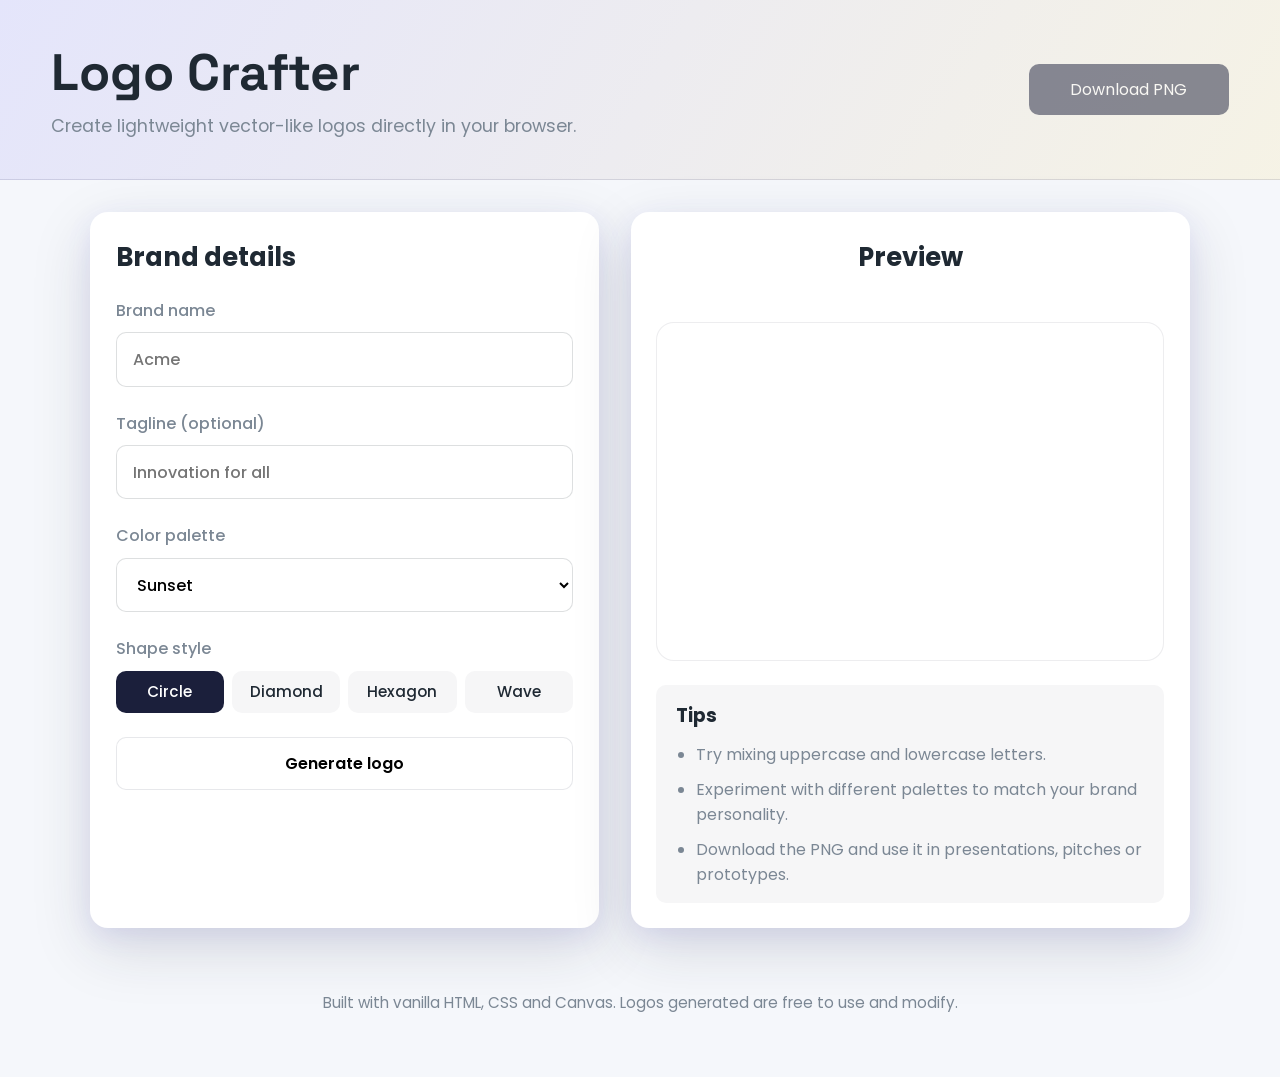
<file: index.html>
<!DOCTYPE html>
<html lang="en">
  <head>
    <meta charset="UTF-8" />
    <meta name="viewport" content="width=device-width, initial-scale=1.0" />
    <title>Logo Crafter</title>
    <link rel="preconnect" href="https://fonts.googleapis.com" />
    <link rel="preconnect" href="https://fonts.gstatic.com" crossorigin />
    <link
      href="https://fonts.googleapis.com/css2?family=Poppins:wght@400;600&family=Space+Grotesk:wght@400;600&display=swap"
      rel="stylesheet"
    />
    <link rel="stylesheet" href="styles.css" />
  </head>
  <body>
    <header class="hero">
      <div class="hero__content">
        <h1>Logo Crafter</h1>
        <p>Create lightweight vector-like logos directly in your browser.</p>
      </div>
      <button id="download-btn" class="btn btn--primary" disabled>
        Download PNG
      </button>
    </header>

    <main class="layout">
      <section class="panel panel--form">
        <h2>Brand details</h2>
        <form id="logo-form" class="form" autocomplete="off">
          <label class="form__field">
            <span>Brand name</span>
            <input type="text" id="brand" name="brand" placeholder="Acme" required />
          </label>

          <label class="form__field">
            <span>Tagline (optional)</span>
            <input type="text" id="tagline" name="tagline" placeholder="Innovation for all" maxlength="60" />
          </label>

          <label class="form__field">
            <span>Color palette</span>
            <select id="palette" name="palette">
              <option value="sunset">Sunset</option>
              <option value="ocean">Ocean</option>
              <option value="forest">Forest</option>
              <option value="mono">Monochrome</option>
              <option value="candy">Candy</option>
            </select>
          </label>

          <label class="form__field">
            <span>Shape style</span>
            <div class="segmented">
              <input type="radio" name="shape" value="circle" id="shape-circle" checked />
              <label for="shape-circle">Circle</label>
              <input type="radio" name="shape" value="diamond" id="shape-diamond" />
              <label for="shape-diamond">Diamond</label>
              <input type="radio" name="shape" value="hexagon" id="shape-hexagon" />
              <label for="shape-hexagon">Hexagon</label>
              <input type="radio" name="shape" value="wave" id="shape-wave" />
              <label for="shape-wave">Wave</label>
            </div>
          </label>

          <button type="submit" class="btn btn--secondary">Generate logo</button>
        </form>
      </section>

      <section class="panel panel--preview">
        <h2>Preview</h2>
        <canvas id="logo-canvas" width="600" height="400" role="img" aria-label="Generated logo preview"></canvas>
        <div class="tips">
          <h3>Tips</h3>
          <ul>
            <li>Try mixing uppercase and lowercase letters.</li>
            <li>Experiment with different palettes to match your brand personality.</li>
            <li>Download the PNG and use it in presentations, pitches or prototypes.</li>
          </ul>
        </div>
      </section>
    </main>

    <footer class="footer">
      <p>
        Built with vanilla HTML, CSS and Canvas. Logos generated are free to use and
        modify.
      </p>
    </footer>

    <script src="main.js" type="module"></script>
  </body>
</html>
</file>
<file: styles.css>
:root {
  color-scheme: light;
  --bg: #f5f7fb;
  --surface: #ffffff;
  --surface-alt: #1b1f3b;
  --text: #1f2933;
  --muted: #7b8794;
  --primary: #6c63ff;
  --secondary: #fcd34d;
  --radius-lg: 18px;
  --radius-sm: 10px;
  --shadow:
    0 20px 60px rgba(31, 41, 51, 0.15),
    0 8px 24px rgba(108, 99, 255, 0.1);
  font-family: 'Poppins', system-ui, sans-serif;
}

* {
  box-sizing: border-box;
}

body {
  margin: 0;
  min-height: 100vh;
  background: var(--bg);
  color: var(--text);
  display: flex;
  flex-direction: column;
  gap: 2rem;
}

.hero {
  display: flex;
  justify-content: space-between;
  align-items: center;
  padding: 2.5rem clamp(1rem, 4vw, 4rem);
  background: linear-gradient(120deg, rgba(108, 99, 255, 0.12), rgba(252, 211, 77, 0.12));
  border-bottom: 1px solid rgba(27, 31, 59, 0.12);
}

.hero h1 {
  font-size: clamp(2rem, 4vw, 3.5rem);
  margin: 0 0 0.5rem;
  font-family: 'Space Grotesk', system-ui, sans-serif;
}

.hero p {
  margin: 0;
  color: var(--muted);
  font-size: 1.1rem;
}

.btn {
  border: none;
  font: inherit;
  padding: 0.8rem 1.4rem;
  border-radius: var(--radius-sm);
  cursor: pointer;
  display: inline-flex;
  align-items: center;
  justify-content: center;
  gap: 0.6rem;
  transition: transform 0.2s ease, box-shadow 0.2s ease, background 0.2s ease;
}

.btn:disabled {
  cursor: not-allowed;
  opacity: 0.5;
  transform: none;
  box-shadow: none;
}

.btn:not(:disabled):hover {
  transform: translateY(-2px);
  box-shadow: 0 12px 30px rgba(108, 99, 255, 0.2);
}

.btn--primary {
  background: var(--surface-alt);
  color: #fff;
  min-width: 200px;
}

.btn--secondary {
  background: #fff;
  border: 1px solid rgba(27, 31, 59, 0.1);
  font-weight: 600;
}

.layout {
  width: min(1100px, 92vw);
  margin: 0 auto;
  display: grid;
  grid-template-columns: 1fr 1.1fr;
  gap: 2rem;
}

.panel {
  background: var(--surface);
  border-radius: var(--radius-lg);
  padding: clamp(1.5rem, 2vw, 2.5rem);
  box-shadow: var(--shadow);
}

.panel h2 {
  margin-top: 0;
  font-size: 1.6rem;
}

.form {
  display: flex;
  flex-direction: column;
  gap: 1.5rem;
}

.form__field {
  display: flex;
  flex-direction: column;
  gap: 0.6rem;
  font-weight: 500;
}

.form__field span {
  color: var(--muted);
}

input[type='text'],
select {
  padding: 0.85rem 1rem;
  border-radius: var(--radius-sm);
  border: 1px solid rgba(31, 41, 51, 0.15);
  font: inherit;
  background: #fff;
  transition: border 0.2s ease, box-shadow 0.2s ease;
}

input[type='text']:focus,
select:focus {
  outline: none;
  border-color: var(--primary);
  box-shadow: 0 0 0 4px rgba(108, 99, 255, 0.2);
}

.segmented {
  display: grid;
  grid-template-columns: repeat(4, minmax(0, 1fr));
  gap: 0.5rem;
}

.segmented input {
  display: none;
}

.segmented label {
  padding: 0.6rem;
  text-align: center;
  background: rgba(27, 31, 59, 0.04);
  border-radius: var(--radius-sm);
  font-size: 0.95rem;
  cursor: pointer;
  transition: background 0.2s ease, color 0.2s ease;
}

.segmented input:checked + label {
  background: var(--surface-alt);
  color: #fff;
}

.panel--preview {
  display: flex;
  flex-direction: column;
  gap: 1.5rem;
  align-items: center;
}

#logo-canvas {
  width: min(100%, 520px);
  height: auto;
  background: #fff;
  border-radius: var(--radius-lg);
  border: 1px solid rgba(27, 31, 59, 0.08);
  box-shadow: inset 0 0 0 1px rgba(255, 255, 255, 0.2);
}

.tips {
  align-self: stretch;
  background: rgba(27, 31, 59, 0.04);
  border-radius: var(--radius-sm);
  padding: 1rem 1.25rem;
}

.tips h3 {
  margin-top: 0;
  margin-bottom: 0.75rem;
}

.tips ul {
  margin: 0;
  padding-left: 1.25rem;
  display: grid;
  gap: 0.6rem;
  color: var(--muted);
}

.footer {
  text-align: center;
  padding: 1rem 2rem 3rem;
  color: var(--muted);
  font-size: 0.95rem;
}

@media (max-width: 960px) {
  .layout {
    grid-template-columns: 1fr;
  }

  .panel--preview {
    order: -1;
  }
}

@media (max-width: 640px) {
  .hero {
    flex-direction: column;
    align-items: flex-start;
    gap: 1.5rem;
  }

  .btn--primary {
    align-self: stretch;
    width: 100%;
  }
}
</file>
